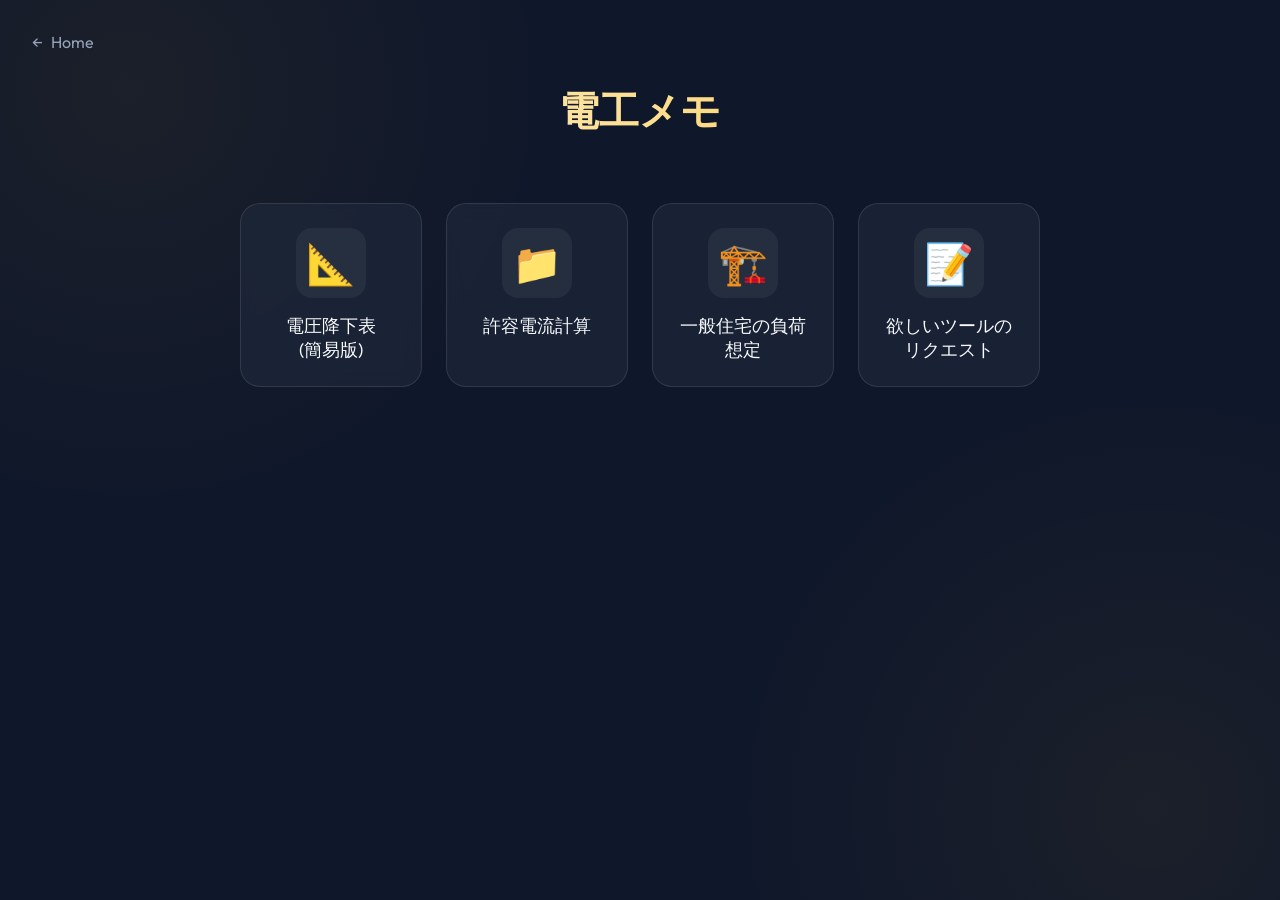
<file: index.html>
<!doctype html>
<html lang="ja">

<head>
    <meta charset="UTF-8" />
    <link rel="icon" type="image/svg+xml" href="/vite.svg" />
    <meta name="viewport" content="width=device-width, initial-scale=1.0" />
    <!-- Google tag (gtag.js) -->
    <script async src="https://www.googletagmanager.com/gtag/js?id=G-8SPTF9XPGC"></script>
    <script>
        window.dataLayer = window.dataLayer || [];
        function gtag() { dataLayer.push(arguments); }
        gtag('js', new Date());

        gtag('config', 'G-8SPTF9XPGC');
    </script>
    <title>電工メモ | 電気工事士のためのツール集</title>
  <link rel="stylesheet" crossorigin href="/assets/main-CGavG3wQ.css">
</head>

<body>
    <a href="https://yukihide.dev" class="back-link">
        <span>←</span> Home
    </a>

    <header>
        <h1>電工メモ</h1>
    </header>

    <main class="grid">
        <a href="./voltage-drop-easy/index.html" class="tool-card">
            <div class="tool-icon">📐</div>
            <h2>電圧降下表<br>(簡易版)</h2>
        </a>

        <a href="./allowable-current/index.html" class="tool-card">
            <div class="tool-icon">📁</div>
            <h2>許容電流計算</h2>
        </a>

        <a href="./assumed-load/index.html" class="tool-card">
            <div class="tool-icon">🏗️</div>
            <h2>一般住宅の負荷想定</h2>
        </a>

        <a href="./request/index.html" class="tool-card">
            <div class="tool-icon">📝</div>
            <h2>欲しいツールの<br>リクエスト</h2>
        </a>
    </main>
</body>

</html>
</file>
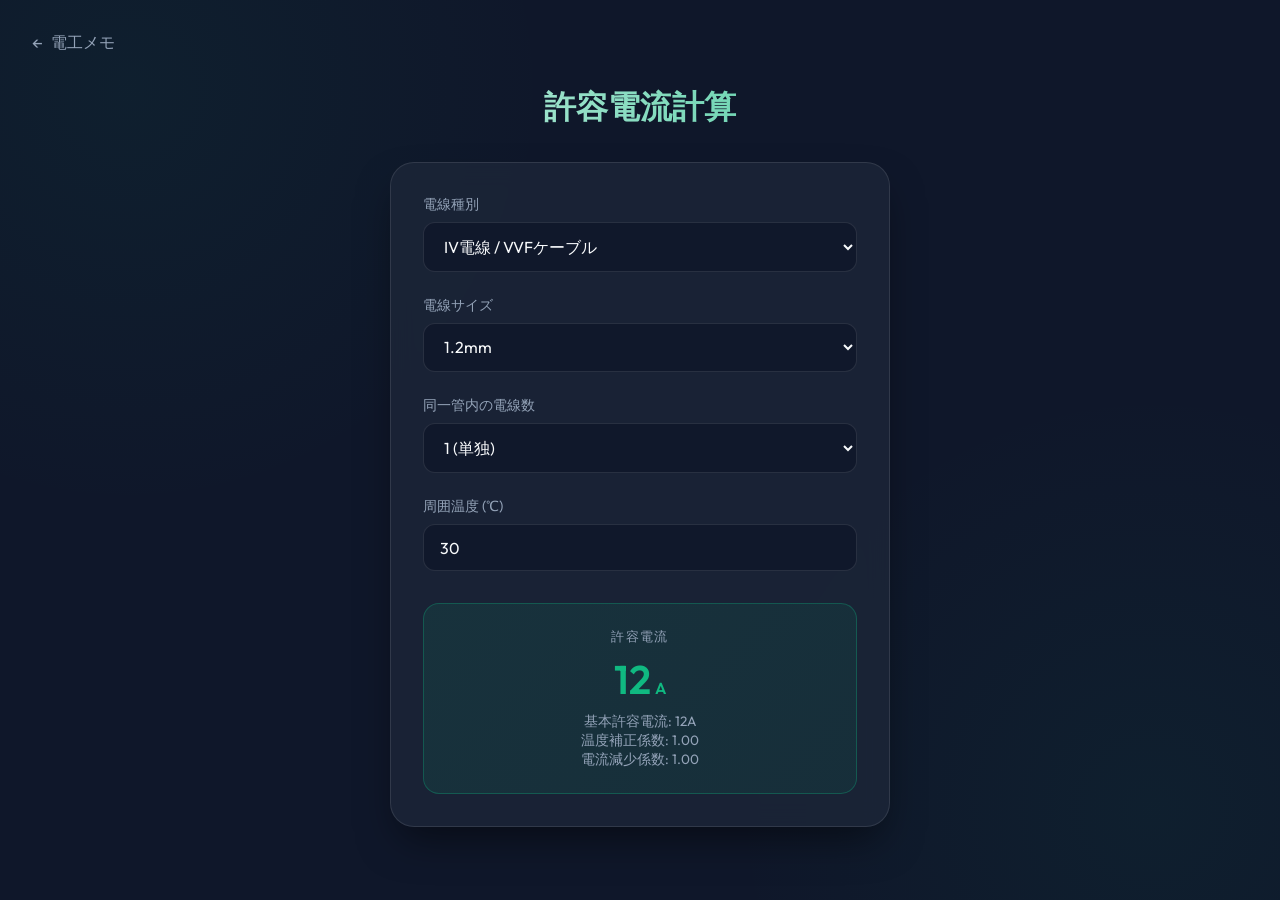
<file: allowable-current/index.html>
<!doctype html>
<html lang="ja">

<head>
    <meta charset="UTF-8" />
    <link rel="icon" type="image/svg+xml" href="/vite.svg" />
    <meta name="viewport" content="width=device-width, initial-scale=1.0" />
    <title>許容電流計算 | 電工メモ</title>
    <!-- Google tag (gtag.js) -->
    <script async src="https://www.googletagmanager.com/gtag/js?id=G-8SPTF9XPGC"></script>
    <script>
        window.dataLayer = window.dataLayer || [];
        function gtag() { dataLayer.push(arguments); }
        gtag('js', new Date());

        gtag('config', 'G-8SPTF9XPGC');
    </script>
  <script type="module" crossorigin src="/assets/allowable-current-CBW2A6ti.js"></script>
  <link rel="modulepreload" crossorigin href="/assets/modulepreload-polyfill-B5Qt9EMX.js">
  <link rel="stylesheet" crossorigin href="/assets/allowable-current-CPPM7w0t.css">
</head>

<body>
    <a href="../" class="back-link">
        <span>←</span> 電工メモ
    </a>

    <header>
        <h1>許容電流計算</h1>
    </header>

    <main class="calculator-card">
        <div class="form-group">
            <label for="wire-type">電線種別</label>
            <select id="wire-type">
                <option value="iv">IV電線 / VVFケーブル</option>
                <option value="cv">CVケーブル (600V)</option>
            </select>
        </div>

        <div class="form-group">
            <label for="wiresize">電線サイズ</label>
            <select id="wiresize">
                <!-- Options populated by JS based on wire type -->
            </select>
        </div>

        <div class="form-group">
            <label for="wires-count">同一管内の電線数</label>
            <select id="wires-count">
                <option value="1">1 (単独)</option>
                <option value="3">3以下</option>
                <option value="4">4</option>
                <option value="6">5〜6</option>
                <option value="10">7〜15</option>
                <option value="20">16以上</option>
            </select>
        </div>

        <div class="form-group">
            <label for="temperature">周囲温度 (℃)</label>
            <input type="number" id="temperature" value="30" step="1" min="0" max="100">
        </div>

        <div class="result-container">
            <div class="result-label">許容電流</div>
            <div class="result-value" id="result-a">0<span class="result-unit">A</span></div>
            <div class="result-info" id="result-detail">
                基本許容電流: - A<br>
                補正後の電流: - A
            </div>
        </div>
    </main>

</body>

</html>
</file>
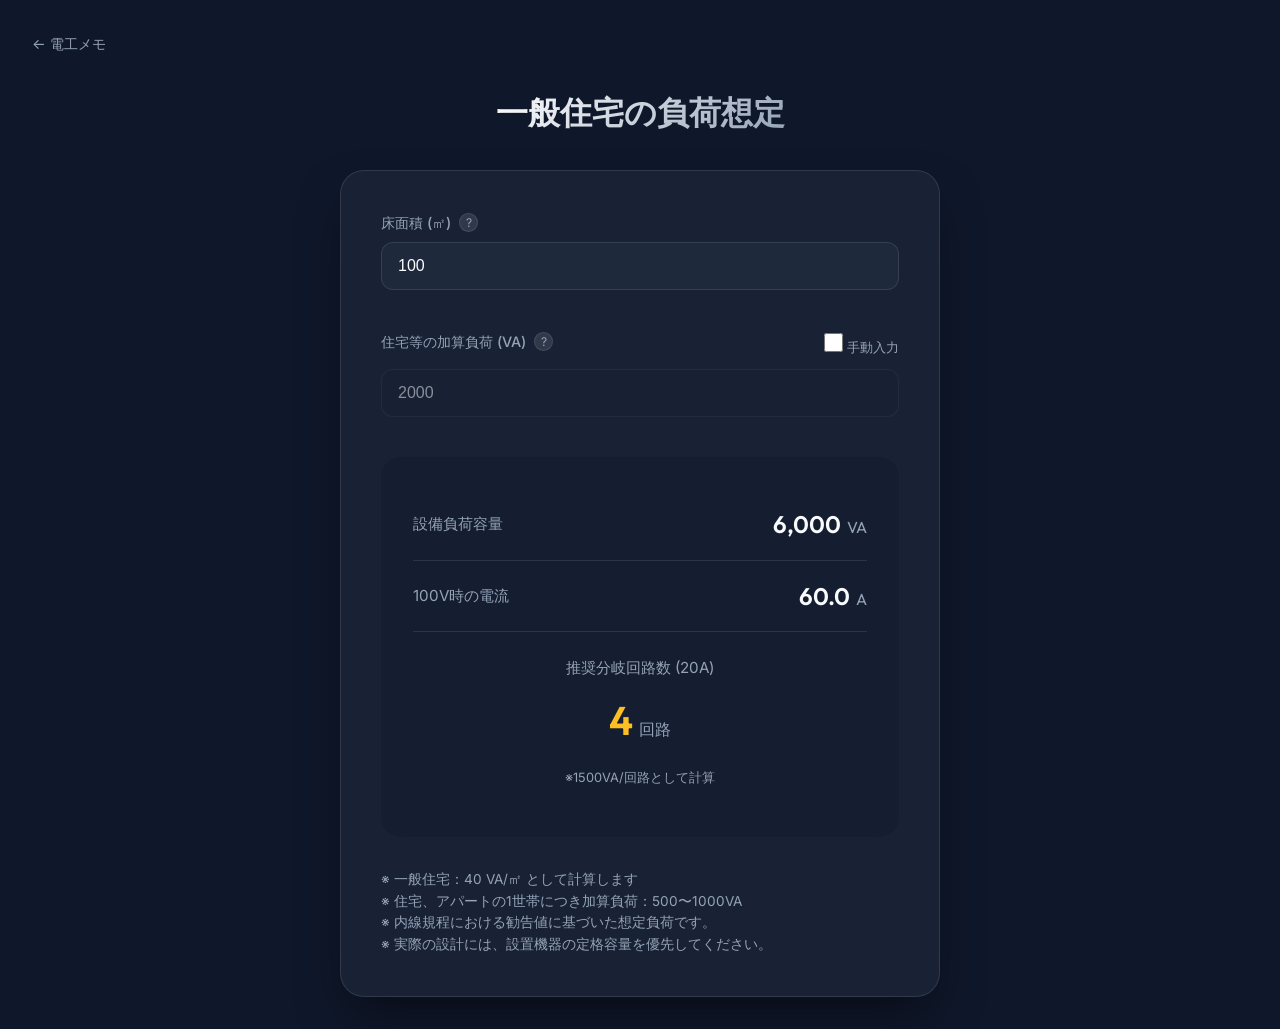
<file: assumed-load/index.html>
<!doctype html>
<html lang="ja">

<head>
    <meta charset="UTF-8" />
    <link rel="icon" type="image/svg+xml" href="/vite.svg" />
    <meta name="viewport" content="width=device-width, initial-scale=1.0" />
    <title>一般住宅の負荷想定 | 電工メモ</title>
    <!-- Google tag (gtag.js) -->
    <script async src="https://www.googletagmanager.com/gtag/js?id=G-8SPTF9XPGC"></script>
    <script>
        window.dataLayer = window.dataLayer || [];
        function gtag() { dataLayer.push(arguments); }
        gtag('js', new Date());

        gtag('config', 'G-8SPTF9XPGC');
    </script>
  <script type="module" crossorigin src="/assets/assumed-load-lsGCwN_5.js"></script>
  <link rel="modulepreload" crossorigin href="/assets/modulepreload-polyfill-B5Qt9EMX.js">
  <link rel="stylesheet" crossorigin href="/assets/assumed-load-Dwg6dzEq.css">
</head>

<body>
    <a href="../" class="back-link">
        <span>←</span> 電工メモ
    </a>

    <header>
        <h1>一般住宅の負荷想定</h1>
    </header>

    <main class="calculator-card">
        <section class="calc-section">
            <div class="form-group">
                <div class="label-row">
                    <label for="main-area">床面積 (㎡)</label>
                    <details class="info-details">
                        <summary>?</summary>
                        <div class="info-content">
                            住宅全体の床面積を入力してください。<br>
                            1㎡あたり40VAとして計算。
                        </div>
                    </details>
                </div>
                <input type="number" id="main-area" value="100" min="0">
            </div>
        </section>

        <section class="calc-section">
            <div class="form-group">
                <div class="label-with-toggle">
                    <div class="label-row">
                        <label for="extra-load">住宅等の加算負荷 (VA)</label>
                        <details class="info-details">
                            <summary>?</summary>
                            <div class="info-content">
                                エアコン2台目以降や容量の大きな機器があれば加算してください。
                            </div>
                        </details>
                    </div>
                    <label class="toggle-container">
                        <input type="checkbox" id="enable-manual-extra">
                        <span class="toggle-text">手動入力</span>
                    </label>
                </div>
                <input type="number" id="extra-load" value="500" min="0" step="500" disabled>
            </div>
        </section>

        <div class="results-container">
            <div class="result-item">
                <div class="result-label">設備負荷容量</div>
                <div id="total-va" class="result-value">--<span class="result-unit">VA</span></div>
            </div>
            <div class="result-item">
                <div class="result-label">100V時の電流</div>
                <div id="total-current" class="result-value">--<span class="result-unit">A</span></div>
            </div>
            <div class="result-item highlight">
                <div class="result-label">推奨分岐回路数 (20A)</div>
                <div id="circuit-count" class="result-value">--<span class="result-unit">回路</span></div>
                <small class="hint text-center">※1500VA/回路として計算</small>
            </div>
        </div>

        <div class="table-info">
            <p>※ 一般住宅：40 VA/㎡ として計算します</p>
            <p>※ 住宅、アパートの1世帯につき加算負荷：500〜1000VA</p>
            <p>※ 内線規程における勧告値に基づいた想定負荷です。</p>
            <p>※ 実際の設計には、設置機器の定格容量を優先してください。</p>
        </div>
    </main>

</body>

</html>
</file>
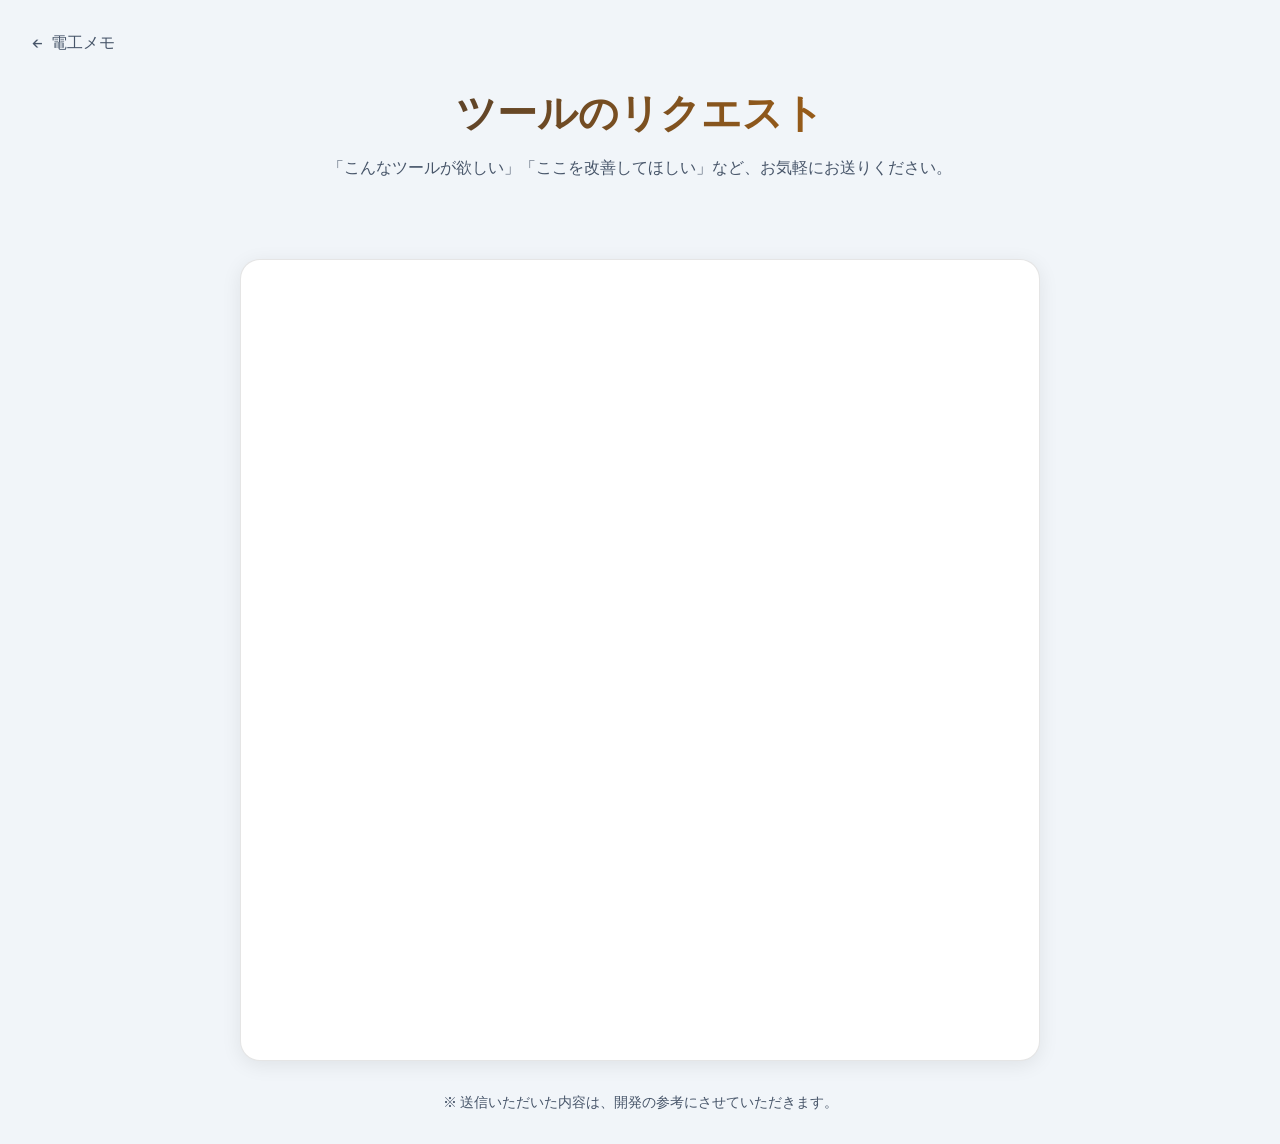
<file: request/index.html>
<!doctype html>
<html lang="ja">

<head>
    <meta charset="UTF-8" />
    <link rel="icon" type="image/svg+xml" href="/vite.svg" />
    <meta name="viewport" content="width=device-width, initial-scale=1.0" />
    <!-- Google tag (gtag.js) -->
    <script async src="https://www.googletagmanager.com/gtag/js?id=G-8SPTF9XPGC"></script>
    <script>
        window.dataLayer = window.dataLayer || [];
        function gtag() { dataLayer.push(arguments); }
        gtag('js', new Date());

        gtag('config', 'G-8SPTF9XPGC');
    </script>
    <title>ツールのリクエスト | 電工メモ</title>
  <link rel="stylesheet" crossorigin href="/assets/request-HqNkWky-.css">
</head>

<body>
    <a href="../" class="back-link">
        <span>←</span> 電工メモ
    </a>

    <header>
        <h1>ツールのリクエスト</h1>
        <p class="subtitle">「こんなツールが欲しい」「ここを改善してほしい」など、お気軽にお送りください。</p>
    </header>

    <main class="form-container">
        <div class="iframe-wrapper">
            <iframe
                src="https://docs.google.com/forms/d/e/1FAIpQLSfSbRUusT73ER1Kst5JJlaesIUVOUnuCOqy1CGf1XY7u9PLzA/viewform?embedded=true"
                width="100%" height="800" frameborder="0" marginheight="0" marginwidth="0">読み込んでいます…</iframe>
        </div>
    </main>

    <footer class="footer-info">
        <p>※ 送信いただいた内容は、開発の参考にさせていただきます。</p>
    </footer>
</body>

</html>
</file>
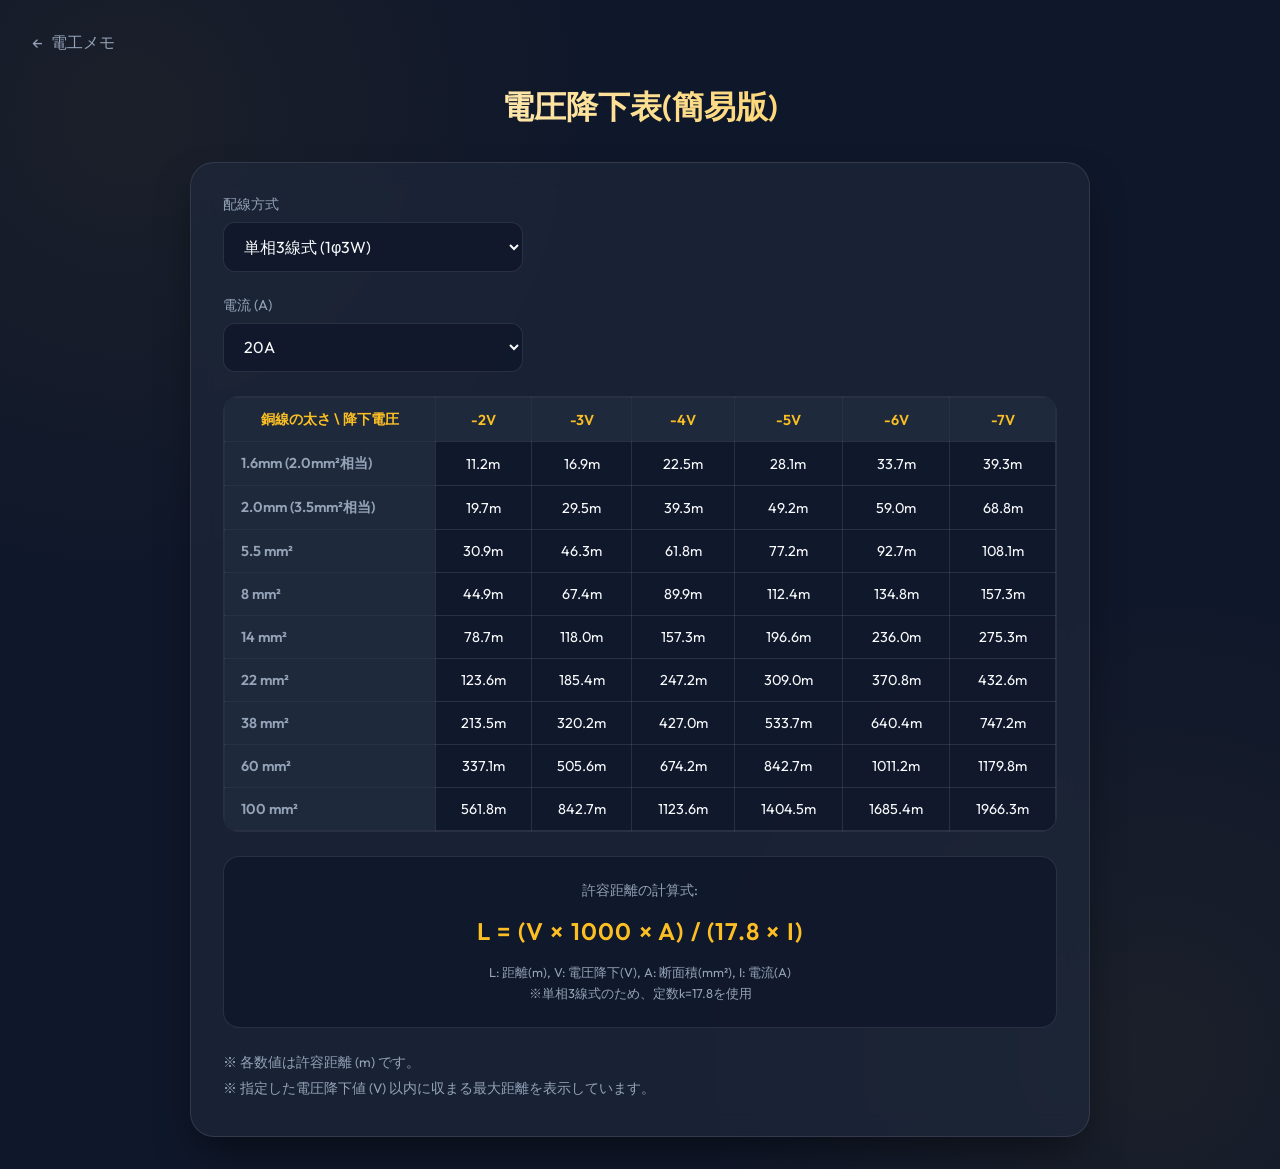
<file: voltage-drop-easy/index.html>
<!doctype html>
<html lang="ja">

<head>
    <meta charset="UTF-8" />
    <link rel="icon" type="image/svg+xml" href="/vite.svg" />
    <meta name="viewport" content="width=device-width, initial-scale=1.0" />
    <title>電圧降下表(簡易版) | 電工メモ</title>
    <!-- Google tag (gtag.js) -->
    <script async src="https://www.googletagmanager.com/gtag/js?id=G-8SPTF9XPGC"></script>
    <script>
        window.dataLayer = window.dataLayer || [];
        function gtag() { dataLayer.push(arguments); }
        gtag('js', new Date());

        gtag('config', 'G-8SPTF9XPGC');
    </script>
  <script type="module" crossorigin src="/assets/voltage-drop-easy-Dg2eneJd.js"></script>
  <link rel="modulepreload" crossorigin href="/assets/modulepreload-polyfill-B5Qt9EMX.js">
  <link rel="stylesheet" crossorigin href="/assets/voltage-drop-easy-81jOOEw8.css">
</head>

<body>
    <a href="../" class="back-link">
        <span>←</span> 電工メモ
    </a>

    <header>
        <h1>電圧降下表(簡易版)</h1>
    </header>

    <main class="calculator-card">
        <div class="form-group">
            <label for="method">配線方式</label>
            <select id="method">
                <option value="1p2w">単相2線式 (1φ2W)</option>
                <option value="1p3w" selected>単相3線式 (1φ3W)</option>
                <option value="3p3w">三相3線式 (3φ3W)</option>
            </select>
        </div>

        <div class="form-group">
            <label for="current">電流 (A)</label>
            <select id="current">
                <!-- Options will be populated by JS -->
            </select>
        </div>

        <div class="table-scroll-container">
            <table id="drop-table" class="data-table">
                <thead>
                    <tr id="table-header">
                        <!-- Header will be populated by JS -->
                    </tr>
                </thead>
                <tbody id="table-body">
                    <!-- Rows will be populated by JS -->
                </tbody>
            </table>
        </div>

        <div id="formula-display" class="formula-container">
            <!-- Formula will be populated by JS -->
        </div>

        <div class="table-info">
            <p>※ 各数値は許容距離 (m) です。</p>
            <p>※ 指定した電圧降下値 (V) 以内に収まる最大距離を表示しています。</p>
        </div>
    </main>

</body>

</html>
</file>
<file: assets/main-CGavG3wQ.css>
@import"https://fonts.googleapis.com/css2?family=Outfit:wght@300;400;600&display=swap";:root{--bg-color: #0f172a;--card-bg: rgba(30, 41, 59, .7);--card-border: rgba(255, 255, 255, .1);--text-primary: #f8fafc;--text-secondary: #94a3b8;--accent-color: #fbbf24;--accent-glow: rgba(251, 191, 36, .3);--font-main: "Outfit", sans-serif}*{margin:0;padding:0;box-sizing:border-box}body{font-family:var(--font-main);background-color:var(--bg-color);background-image:radial-gradient(circle at 10% 10%,rgba(251,191,36,.05) 0%,transparent 30%),radial-gradient(circle at 90% 90%,rgba(251,191,36,.05) 0%,transparent 30%);color:var(--text-primary);min-height:100vh;padding:2rem;display:flex;flex-direction:column;align-items:center}.back-link{align-self:flex-start;color:var(--text-secondary);text-decoration:none;font-weight:400;display:flex;align-items:center;gap:.5rem;margin-bottom:2rem;transition:color .3s}.back-link:hover{color:var(--accent-color)}header{text-align:center;margin-bottom:3rem;width:100%}h1{font-size:2.5rem;font-weight:600;background:linear-gradient(to right,#fff,var(--accent-color));-webkit-background-clip:text;-webkit-text-fill-color:transparent;margin-bottom:1rem}.grid{display:grid;grid-template-columns:repeat(auto-fill,minmax(160px,1fr));gap:1.5rem;width:100%;max-width:800px}.tool-card{background:var(--card-bg);backdrop-filter:blur(8px);-webkit-backdrop-filter:blur(8px);border:1px solid var(--card-border);border-radius:20px;padding:1.5rem;text-align:center;text-decoration:none;color:inherit;transition:all .3s ease;display:flex;flex-direction:column;align-items:center;gap:1rem}.tool-card:hover{transform:translateY(-5px);border-color:var(--accent-color);box-shadow:0 10px 20px -5px #0000004d,0 0 15px var(--accent-glow)}.tool-icon{font-size:2.5rem;background:#ffffff0d;width:70px;height:70px;display:flex;align-items:center;justify-content:center;border-radius:16px;transition:transform .3s}.tool-card:hover .tool-icon{transform:scale(1.1);background:var(--accent-color);color:var(--bg-color)}.tool-card h2{font-size:1.1rem;font-weight:400;color:var(--text-primary)}@media(max-width:480px){.grid{grid-template-columns:repeat(2,1fr);gap:1rem}h1{font-size:2rem}}
</file>
<file: assets/allowable-current-CPPM7w0t.css>
@import"https://fonts.googleapis.com/css2?family=Outfit:wght@300;400;600&display=swap";:root{--bg-color: #0f172a;--card-bg: rgba(30, 41, 59, .7);--card-border: rgba(255, 255, 255, .1);--input-bg: rgba(15, 23, 42, .8);--text-primary: #f8fafc;--text-secondary: #94a3b8;--accent-color: #10b981;--accent-glow: rgba(16, 185, 129, .3);--result-bg: linear-gradient(135deg, rgba(16, 185, 129, .1), rgba(5, 150, 105, .1));--font-main: "Outfit", sans-serif}*{margin:0;padding:0;box-sizing:border-box}body{font-family:var(--font-main);background-color:var(--bg-color);background-image:radial-gradient(circle at 10% 10%,rgba(16,185,129,.05) 0%,transparent 30%),radial-gradient(circle at 90% 90%,rgba(16,185,129,.05) 0%,transparent 30%);color:var(--text-primary);min-height:100vh;padding:2rem;display:flex;flex-direction:column;align-items:center}.back-link{align-self:flex-start;color:var(--text-secondary);text-decoration:none;font-weight:400;display:flex;align-items:center;gap:.5rem;margin-bottom:2rem;transition:color .3s}.back-link:hover{color:var(--accent-color)}header{text-align:center;margin-bottom:2rem;width:100%}h1{font-size:2rem;font-weight:600;background:linear-gradient(to right,#fff,var(--accent-color));-webkit-background-clip:text;background-clip:text;-webkit-text-fill-color:transparent}.calculator-card{background:var(--card-bg);backdrop-filter:blur(12px);-webkit-backdrop-filter:blur(12px);border:1px solid var(--card-border);border-radius:24px;padding:2rem;width:100%;max-width:500px;box-shadow:0 20px 40px -10px #00000080}.form-group{margin-bottom:1.5rem}label{display:block;margin-bottom:.5rem;color:var(--text-secondary);font-size:.9rem}input,select{width:100%;background:var(--input-bg);border:1px solid var(--card-border);border-radius:12px;padding:.8rem 1rem;color:var(--text-primary);font-family:inherit;font-size:1rem;transition:border-color .3s,box-shadow .3s}input:focus,select:focus{outline:none;border-color:var(--accent-color);box-shadow:0 0 0 4px var(--accent-glow)}.result-container{margin-top:2rem;padding:1.5rem;background:var(--result-bg);border:1px solid var(--accent-glow);border-radius:16px;text-align:center}.result-label{color:var(--text-secondary);font-size:.8rem;text-transform:uppercase;letter-spacing:.1em;margin-bottom:.5rem}.result-value{font-size:2.5rem;font-weight:600;color:var(--accent-color);margin-bottom:.2rem}.result-unit{font-size:1rem;margin-left:.3rem}.result-info{font-size:.85rem;color:var(--text-secondary);margin-top:.5rem;line-height:1.4}@media(max-width:480px){body{padding:1rem}.calculator-card{padding:1.5rem}}
</file>
<file: assets/assumed-load-Dwg6dzEq.css>
@import"https://fonts.googleapis.com/css2?family=Inter:wght@400;500;600&family=Outfit:wght@500;600&display=swap";:root{--bg-color: #0f172a;--card-bg: rgba(30, 41, 59, .7);--input-bg: #1e293b;--text-primary: #f8fafc;--text-secondary: #94a3b8;--accent-color: #fbbf24;--accent-hover: #f59e0b;--card-border: rgba(255, 255, 255, .1)}*{box-sizing:border-box;margin:0;padding:0}body{font-family:Inter,sans-serif;background-color:var(--bg-color);color:var(--text-primary);line-height:1.6;padding:2rem;min-height:100vh;display:flex;flex-direction:column;align-items:center}header{text-align:center;margin-bottom:2rem}header h1{font-size:2rem;font-family:Outfit,sans-serif;background:linear-gradient(135deg,#fff,#94a3b8);-webkit-background-clip:text;background-clip:text;-webkit-text-fill-color:transparent}.back-link{align-self:flex-start;color:var(--text-secondary);text-decoration:none;font-size:.9rem;margin-bottom:2rem;transition:color .2s}.back-link:hover{color:var(--text-primary)}.calculator-card{background:var(--card-bg);-webkit-backdrop-filter:blur(12px);backdrop-filter:blur(12px);border:1px solid var(--card-border);border-radius:24px;padding:2.5rem;width:100%;max-width:600px;box-shadow:0 25px 50px -12px #00000080}.calc-section{margin-bottom:2.5rem}.calc-section h2{font-size:1.1rem;font-family:Outfit,sans-serif;color:var(--text-primary);margin-bottom:1.25rem;padding-bottom:.5rem;border-bottom:1px solid var(--card-border)}.form-group{margin-bottom:1.5rem}.form-group label{display:block;margin-bottom:.5rem;color:var(--text-secondary);font-size:.9rem;font-weight:500}.label-with-toggle{display:flex;justify-content:space-between;align-items:center;margin-bottom:.5rem}.label-row{display:flex;align-items:center;margin-bottom:.5rem}.label-with-toggle label,.form-group label{margin-bottom:0}.info-details{position:relative;display:inline-block;margin-left:.5rem}.info-details summary{list-style:none;cursor:pointer;width:1.2rem;height:1.2rem;background:#ffffff1a;border:1px solid var(--card-border);border-radius:50%;display:flex;align-items:center;justify-content:center;font-size:.75rem;color:var(--text-secondary);transition:all .2s}.info-details summary::-webkit-details-marker{display:none}.info-details summary:hover{background:#fff3;color:var(--text-primary);border-color:var(--accent-color)}.info-content{position:absolute;bottom:calc(100% + 10px);left:50%;transform:translate(-50%);width:240px;background:#1e293b;border:1px solid var(--accent-color);border-radius:12px;padding:1rem;font-size:.8rem;color:var(--text-primary);box-shadow:0 10px 25px -5px #00000080;z-index:50;pointer-events:none}.info-content:after{content:"";position:absolute;top:100%;left:50%;transform:translate(-50%);border:8px solid transparent;border-top-color:var(--accent-color)}.toggle-container{display:flex;align-items:center;gap:.5rem;cursor:pointer;-webkit-user-select:none;user-select:none}.toggle-container input[type=checkbox]{width:1.2rem;height:1.2rem;cursor:pointer;accent-color:var(--accent-color)}.toggle-text{font-size:.8rem;color:var(--text-secondary)}input,select{width:100%;padding:.875rem 1rem;background:var(--input-bg);border:1px solid var(--card-border);border-radius:12px;color:var(--text-primary);font-size:1rem;transition:all .2s}input:disabled{opacity:.5;cursor:not-allowed;background:#0f172a33}input:focus,select:focus{outline:none;border-color:var(--accent-color);box-shadow:0 0 0 3px #fbbf241a}.hint{display:block;margin-top:.5rem;font-size:.8rem;color:var(--text-secondary)}.results-container{background:#0f172a66;border-radius:20px;padding:2rem;margin-top:2rem}.result-item{display:flex;justify-content:space-between;align-items:center;padding:1rem 0;border-bottom:1px solid var(--card-border)}.result-item:last-child{border-bottom:none}.result-item.highlight{flex-direction:column;align-items:center;gap:.5rem;padding-top:1.5rem}.result-label{color:var(--text-secondary);font-size:.95rem}.result-value{font-family:Outfit,sans-serif;font-size:1.5rem;font-weight:600;color:var(--text-primary)}.result-item.highlight .result-value{font-size:2.5rem;color:var(--accent-color)}.result-unit{font-size:1rem;margin-left:.4rem;color:var(--text-secondary);font-weight:400}.text-center{text-align:center}.table-info{margin-top:2rem;font-size:.85rem;color:var(--text-secondary);line-height:1.6}@media(max-width:480px){body{padding:1rem}.calculator-card{padding:1.5rem}.result-value{font-size:1.25rem}.result-item.highlight .result-value{font-size:2rem}}
</file>
<file: assets/request-HqNkWky-.css>
@import"https://fonts.googleapis.com/css2?family=Outfit:wght@300;400;600&display=swap";:root{--bg-color: #0f172a;--card-bg: rgba(30, 41, 59, .7);--card-border: rgba(255, 255, 255, .1);--text-primary: #f8fafc;--text-secondary: #94a3b8;--accent-color: #fbbf24;--accent-glow: rgba(251, 191, 36, .3);--font-main: "Outfit", sans-serif}*{margin:0;padding:0;box-sizing:border-box}body{font-family:var(--font-main);background-color:var(--bg-color);background-image:radial-gradient(circle at 10% 10%,rgba(251,191,36,.05) 0%,transparent 30%),radial-gradient(circle at 90% 90%,rgba(251,191,36,.05) 0%,transparent 30%);color:var(--text-primary);min-height:100vh;padding:2rem;display:flex;flex-direction:column;align-items:center}.back-link{align-self:flex-start;color:var(--text-secondary);text-decoration:none;font-weight:400;display:flex;align-items:center;gap:.5rem;margin-bottom:2rem;transition:color .3s}header{text-align:center;margin-bottom:3rem;width:100%}h1{font-size:2.5rem;font-weight:600;background:linear-gradient(to right,#fff,var(--accent-color));-webkit-background-clip:text;-webkit-text-fill-color:transparent;margin-bottom:1rem}.grid{display:grid;grid-template-columns:repeat(auto-fill,minmax(160px,1fr));gap:1.5rem;width:100%;max-width:800px}.tool-card{background:var(--card-bg);backdrop-filter:blur(8px);-webkit-backdrop-filter:blur(8px);border:1px solid var(--card-border);border-radius:20px;padding:1.5rem;text-align:center;text-decoration:none;color:inherit;transition:all .3s ease;display:flex;flex-direction:column;align-items:center;gap:1rem}.tool-card:hover{transform:translateY(-5px);border-color:var(--accent-color);box-shadow:0 10px 20px -5px #0000004d,0 0 15px var(--accent-glow)}.tool-icon{font-size:2.5rem;background:#ffffff0d;width:70px;height:70px;display:flex;align-items:center;justify-content:center;border-radius:16px;transition:transform .3s}.tool-card:hover .tool-icon{transform:scale(1.1);background:var(--accent-color);color:var(--bg-color)}.tool-card h2{font-size:1.1rem;font-weight:400;color:var(--text-primary)}@media(max-width:480px){.grid{grid-template-columns:repeat(2,1fr);gap:1rem}h1{font-size:2rem}}:root{--bg-color: #f1f5f9;--text-primary: #1e293b;--text-secondary: #475569;--card-bg: #ffffff;--card-border: rgba(0, 0, 0, .1);--accent-color: #d97706}body{background-color:var(--bg-color);background-image:none;color:var(--text-primary)}.back-link{color:var(--text-secondary)}.back-link:hover{color:var(--accent-color)}h1{background:linear-gradient(to right,#1e293b,var(--accent-color));-webkit-background-clip:text;-webkit-text-fill-color:transparent}.subtitle{color:var(--text-secondary);margin-bottom:2rem}.form-container{width:100%;max-width:800px;margin:0 auto;background:#fff;border-radius:20px;padding:0;overflow:hidden;box-shadow:0 4px 20px #00000014;border:1px solid var(--card-border)}.iframe-wrapper{position:relative;width:100%;height:800px}.iframe-wrapper iframe{position:absolute;top:0;left:0;width:100%;height:100%;border:none}.footer-info{margin-top:2rem;color:var(--text-secondary);font-size:.9rem;text-align:center}@media(max-width:480px){.form-container{padding:0}.iframe-wrapper{height:1000px}}
</file>
<file: assets/voltage-drop-easy-81jOOEw8.css>
@import"https://fonts.googleapis.com/css2?family=Outfit:wght@300;400;600&display=swap";:root{--bg-color: #0f172a;--card-bg: rgba(30, 41, 59, .7);--card-border: rgba(255, 255, 255, .1);--input-bg: rgba(15, 23, 42, .8);--text-primary: #f8fafc;--text-secondary: #94a3b8;--accent-color: #fbbf24;--accent-glow: rgba(251, 191, 36, .3);--result-bg: linear-gradient(135deg, rgba(251, 191, 36, .1), rgba(245, 158, 11, .1));--font-main: "Outfit", sans-serif}*{margin:0;padding:0;box-sizing:border-box}body{font-family:var(--font-main);background-color:var(--bg-color);background-image:radial-gradient(circle at 10% 10%,rgba(251,191,36,.05) 0%,transparent 30%),radial-gradient(circle at 90% 90%,rgba(251,191,36,.05) 0%,transparent 30%);color:var(--text-primary);min-height:100vh;padding:2rem;display:flex;flex-direction:column;align-items:center}.back-link{align-self:flex-start;color:var(--text-secondary);text-decoration:none;font-weight:400;display:flex;align-items:center;gap:.5rem;margin-bottom:2rem;transition:color .3s}.back-link:hover{color:var(--accent-color)}header{text-align:center;margin-bottom:2rem;width:100%}h1{font-size:2rem;font-weight:600;background:linear-gradient(to right,#fff,var(--accent-color));-webkit-background-clip:text;background-clip:text;-webkit-text-fill-color:transparent}.calculator-card{background:var(--card-bg);backdrop-filter:blur(12px);-webkit-backdrop-filter:blur(12px);border:1px solid var(--card-border);border-radius:24px;padding:2rem;width:100%;max-width:900px;box-shadow:0 20px 40px -10px #00000080;overflow:hidden}.form-group{margin-bottom:1.5rem}label{display:block;margin-bottom:.5rem;color:var(--text-secondary);font-size:.9rem}input,select{width:100%;max-width:300px;background:var(--input-bg);border:1px solid var(--card-border);border-radius:12px;padding:.8rem 1rem;color:var(--text-primary);font-family:inherit;font-size:1rem;transition:border-color .3s,box-shadow .3s}input:focus,select:focus{outline:none;border-color:var(--accent-color);box-shadow:0 0 0 4px var(--accent-glow)}.table-scroll-container{margin-top:1.5rem;overflow-x:auto;border-radius:16px;border:1px solid var(--card-border);background:var(--input-bg);max-height:500px;overflow-y:auto}.data-table{width:100%;border-collapse:collapse;font-size:.9rem;text-align:center}.data-table th,.data-table td{padding:.75rem 1rem;border:1px solid var(--card-border)}.data-table thead th{position:sticky;top:0;background:#1e293b;color:var(--accent-color);z-index:10;font-weight:600}.data-table tbody th{position:sticky;left:0;background:#1e293b;color:var(--text-secondary);z-index:5;font-weight:600;text-align:left}.data-table td,.data-table th{cursor:pointer;transition:background-color .2s,color .2s}.data-table thead th:first-child{cursor:default}.data-table td.highlight-row,.data-table td.highlight-col{background:#fbbf240d}.data-table td.active-cell,.data-table th.active-cell{background:#fbbf2433!important;color:var(--accent-color)!important;font-weight:600}.data-table td.active-cell{box-shadow:inset 0 0 0 1px var(--accent-color)}.data-table tr.highlight-row th,.data-table thead th.highlight-col{color:var(--accent-color);background:#2d3748}.data-table td.warning{color:#f87171;font-weight:600;background:#f871711a}.warning-text{color:#f87171;font-weight:600}.table-info{margin-top:1.5rem;font-size:.85rem;color:var(--text-secondary);line-height:1.6}.table-info p{margin:.25rem 0}.formula-container{margin-top:1.5rem;padding:1.5rem;background:var(--input-bg);border:1px solid var(--card-border);border-radius:16px;text-align:center}.formula-title{font-size:.9rem;color:var(--text-secondary);margin-bottom:.75rem}.formula-box{margin:1rem 0}.formula-main{font-size:1.5rem;font-weight:600;color:var(--accent-color);letter-spacing:.05em;font-family:Outfit,monospace}.formula-desc{font-size:.8rem;color:var(--text-secondary);line-height:1.6}@media(max-width:480px){body{padding:1rem}.calculator-card{padding:1.5rem;border-radius:16px}.data-table th,.data-table td{padding:.5rem;font-size:.75rem}input,select{max-width:100%}.formula-main{font-size:1.2rem}}
</file>
